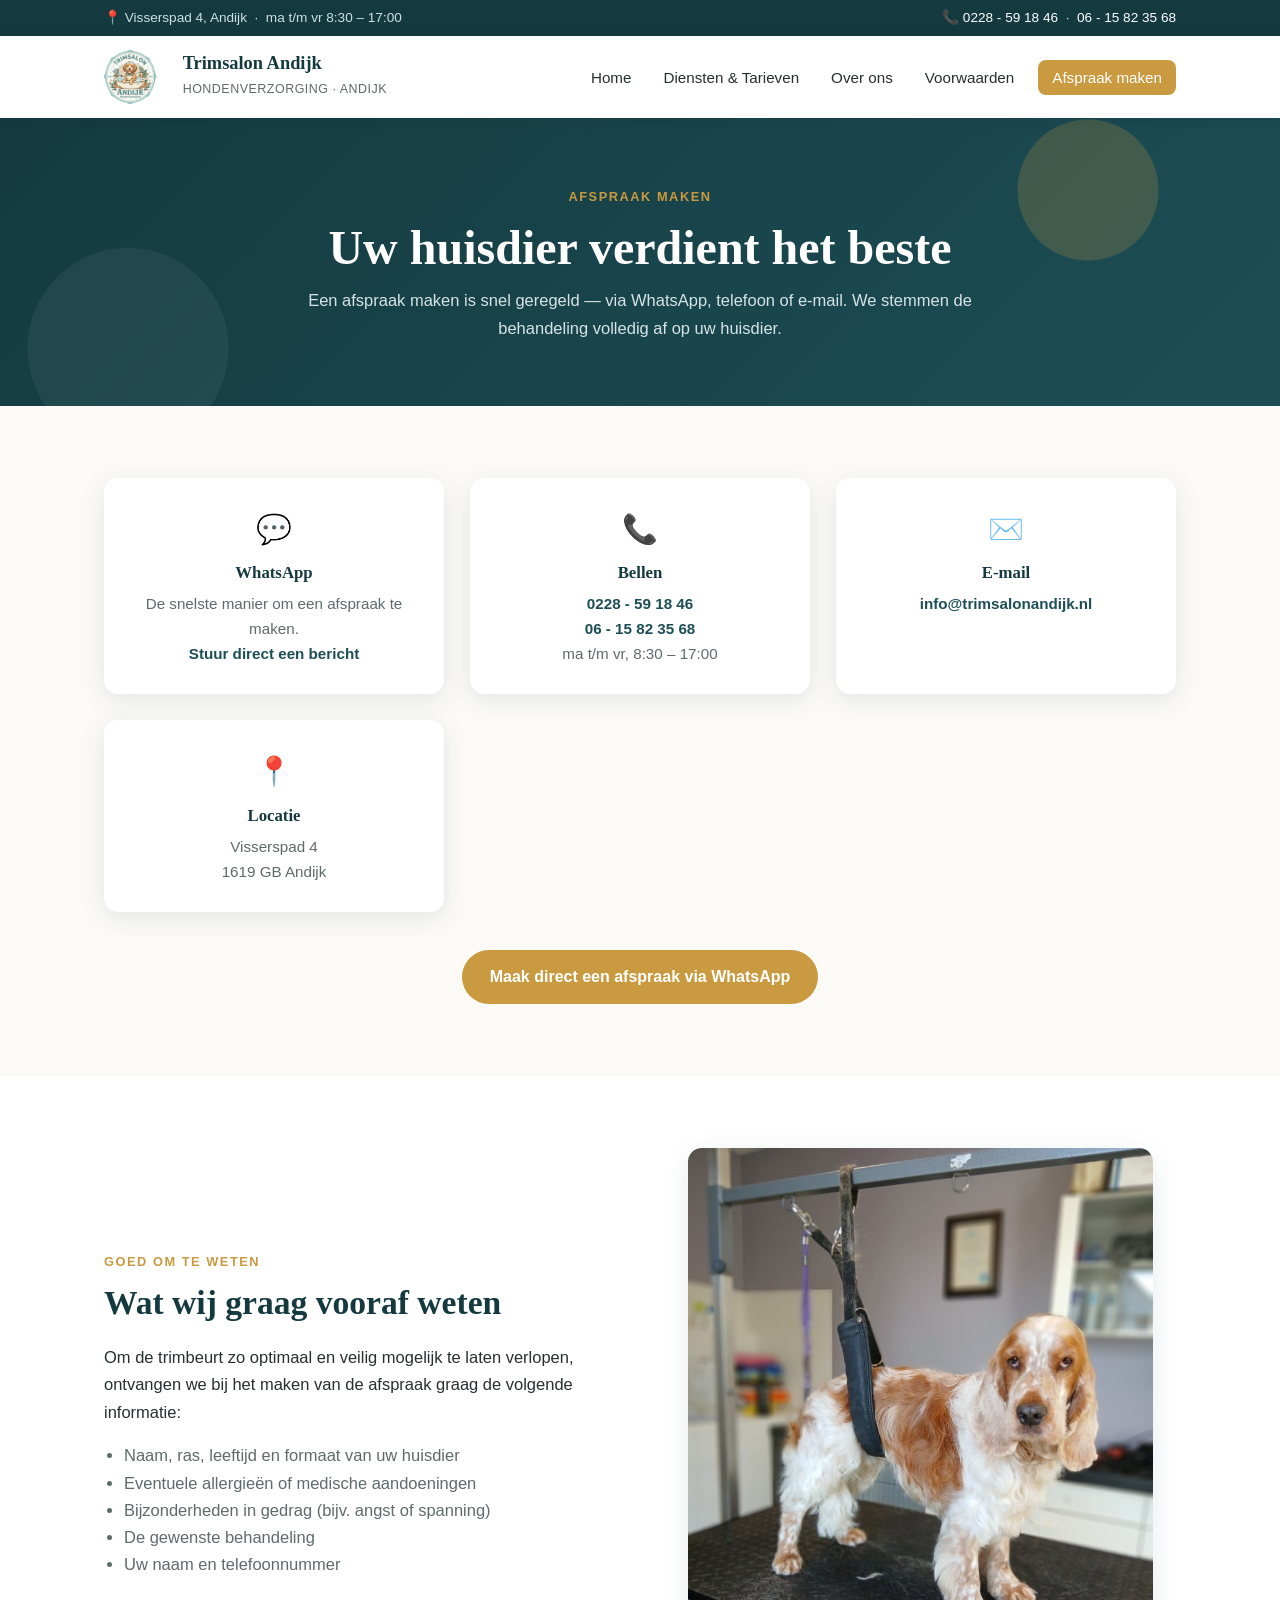
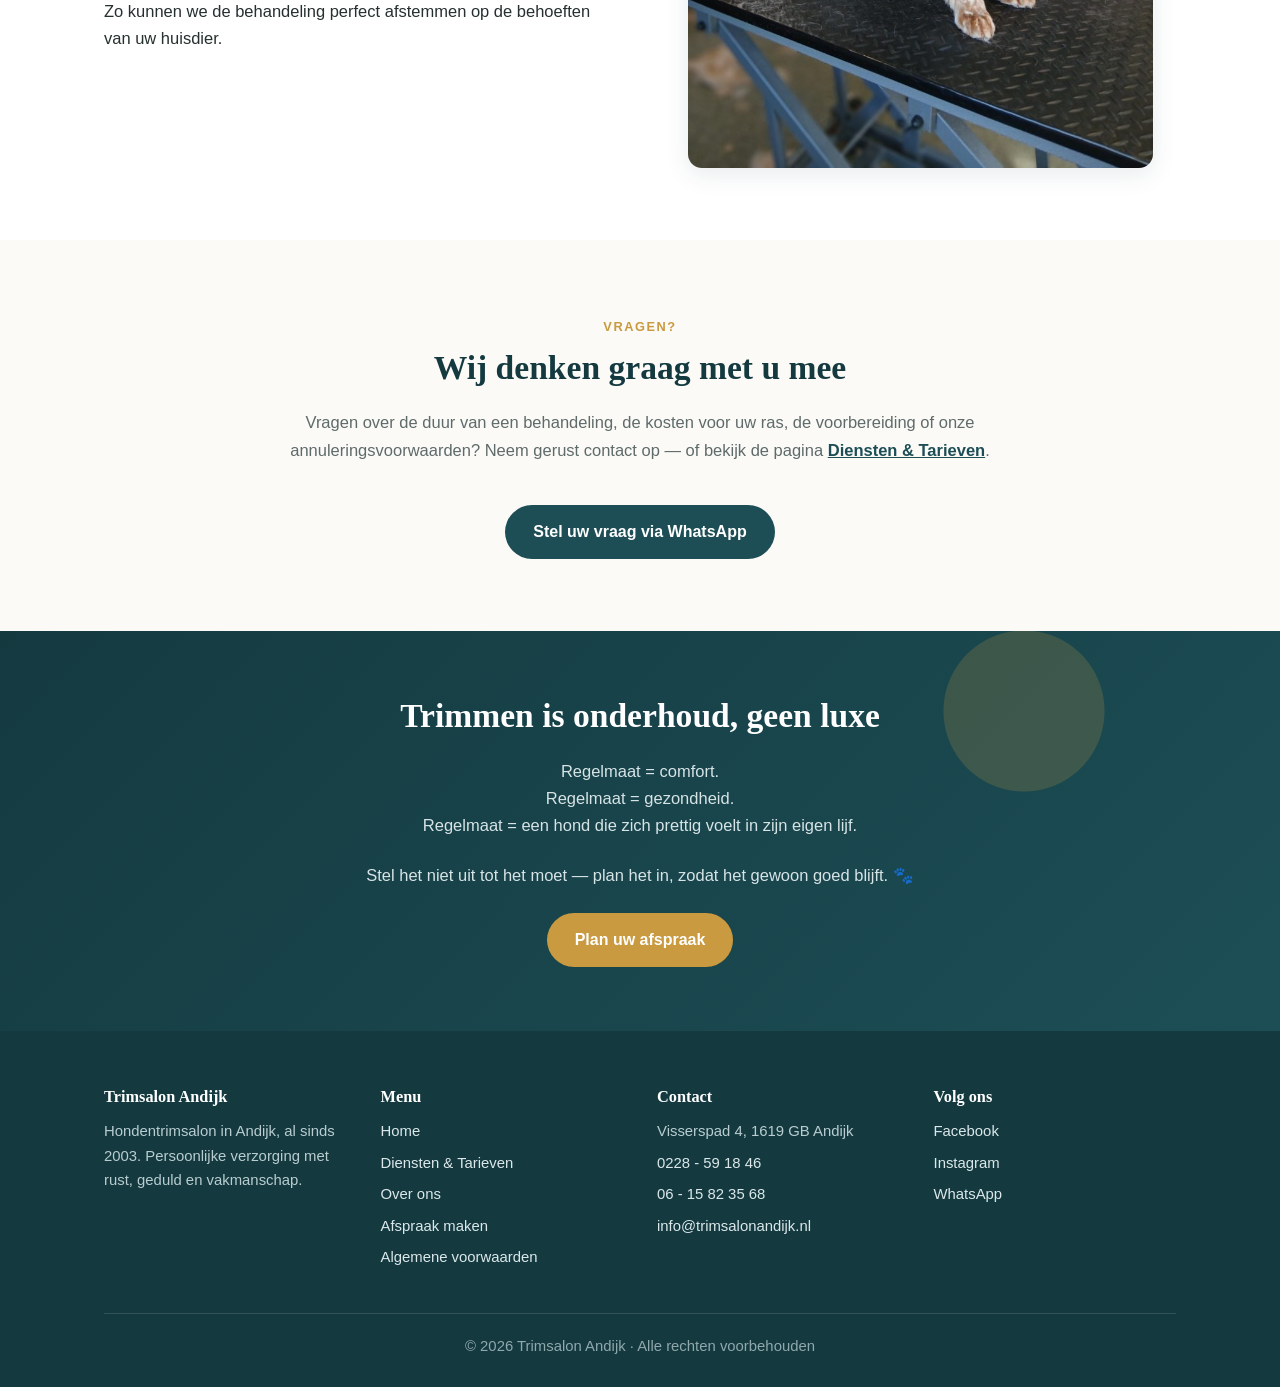
<file: afspraak-maken.html>
<!DOCTYPE html>
<html lang="nl">
<head>
<meta charset="UTF-8">
<meta name="viewport" content="width=device-width, initial-scale=1.0">
<title>Afspraak maken | Trimsalon Andijk</title>
<meta name="description" content="Maak eenvoudig een afspraak bij Trimsalon Andijk via WhatsApp, telefoon of e-mail. Hondentrimsalon in Andijk sinds 2003.">
<link rel="stylesheet" href="style.css">
<link rel="icon" href="favicon.ico" sizes="any">
<link rel="icon" type="image/png" href="favicon.png?v=2">
</head>
<body>

<div class="topbar">
  <div class="container">
    <span>📍 Visserspad 4, Andijk &nbsp;·&nbsp; ma t/m vr 8:30 – 17:00</span>
    <span>📞 <a href="tel:0228591846">0228 - 59 18 46</a> &nbsp;·&nbsp; <a href="tel:0615823568">06 - 15 82 35 68</a></span>
  </div>
</div>

<header class="site">
  <div class="container">
    <a class="brand" href="index.html">
      <img class="logo" src="logo.png" alt="Trimsalon Andijk logo">
      <span>
        <strong>Trimsalon Andijk</strong>
        <span class="sub">Hondenverzorging · Andijk</span>
      </span>
    </a>
    <nav class="main">
      <ul>
        <li><a href="index.html">Home</a></li>
        <li><a href="diensten-tarieven.html">Diensten &amp; Tarieven</a></li>
        <li><a href="over-ons.html">Over ons</a></li>
        <li><a href="algemene-voorwaarden.html">Voorwaarden</a></li>
        <li><a href="afspraak-maken.html" class="cta active">Afspraak maken</a></li>
      </ul>
    </nav>
  </div>
</header>

<section class="hero-page">
  <span class="kicker">Afspraak maken</span>
  <h1>Uw huisdier verdient het beste</h1>
  <p>Een afspraak maken is snel geregeld — via WhatsApp, telefoon of e-mail. We stemmen de behandeling volledig af op uw huisdier.</p>
</section>

<section class="block">
  <div class="container">
    <div class="contact-grid">
      <div class="contact-card">
        <div class="icon">💬</div>
        <h3>WhatsApp</h3>
        <p>De snelste manier om een afspraak te maken.<br><a href="https://wa.me/31615823568">Stuur direct een bericht</a></p>
      </div>
      <div class="contact-card">
        <div class="icon">📞</div>
        <h3>Bellen</h3>
        <p><a href="tel:0228591846">0228 - 59 18 46</a><br><a href="tel:0615823568">06 - 15 82 35 68</a><br>ma t/m vr, 8:30 – 17:00</p>
      </div>
      <div class="contact-card">
        <div class="icon">✉️</div>
        <h3>E-mail</h3>
        <p><a href="mailto:info@trimsalonandijk.nl">info@trimsalonandijk.nl</a></p>
      </div>
      <div class="contact-card">
        <div class="icon">📍</div>
        <h3>Locatie</h3>
        <p>Visserspad 4<br>1619 GB Andijk</p>
      </div>
    </div>
    <div class="center" style="margin-top:38px">
      <a class="btn btn-gold" href="https://wa.me/31615823568">Maak direct een afspraak via WhatsApp</a>
    </div>
  </div>
</section>

<section class="block alt">
  <div class="container split">
    <div>
      <span class="kicker">Goed om te weten</span>
      <h2>Wat wij graag vooraf weten</h2>
      <p>Om de trimbeurt zo optimaal en veilig mogelijk te laten verlopen, ontvangen we bij het maken van de afspraak graag de volgende informatie:</p>
      <ul style="margin: 0 0 1.2em 20px; color: var(--muted)">
        <li>Naam, ras, leeftijd en formaat van uw huisdier</li>
        <li>Eventuele allergieën of medische aandoeningen</li>
        <li>Bijzonderheden in gedrag (bijv. angst of spanning)</li>
        <li>De gewenste behandeling</li>
        <li>Uw naam en telefoonnummer</li>
      </ul>
      <p>Zo kunnen we de behandeling perfect afstemmen op de behoeften van uw huisdier.</p>
    </div>
    <img src="cocker.jpg" alt="Vrolijke cocker spaniël na de trimbeurt">
  </div>
</section>

<section class="block">
  <div class="container center">
    <span class="kicker">Vragen?</span>
    <h2>Wij denken graag met u mee</h2>
    <p class="intro">Vragen over de duur van een behandeling, de kosten voor uw ras, de voorbereiding of onze annuleringsvoorwaarden? Neem gerust contact op — of bekijk de pagina <a href="diensten-tarieven.html" style="color:var(--petrol); font-weight:600">Diensten &amp; Tarieven</a>.</p>
    <a class="btn btn-petrol" href="https://wa.me/31615823568">Stel uw vraag via WhatsApp</a>
  </div>
</section>

<section class="band">
  <h2>Trimmen is onderhoud, geen luxe</h2>
  <p>
    Regelmaat = comfort.<br>
    Regelmaat = gezondheid.<br>
    Regelmaat = een hond die zich prettig voelt in zijn eigen lijf.
  </p>
  <p>Stel het niet uit tot het moet — plan het in, zodat het gewoon goed blijft. 🐾</p>
  <a class="btn btn-gold" href="https://wa.me/31615823568">Plan uw afspraak</a>
</section>

<footer class="site">
  <div class="container">
    <div class="foot-grid">
      <div>
        <h4>Trimsalon Andijk</h4>
        <p>Hondentrimsalon in Andijk, al sinds 2003. Persoonlijke verzorging met rust, geduld en vakmanschap.</p>
      </div>
      <div>
        <h4>Menu</h4>
        <ul>
          <li><a href="index.html">Home</a></li>
          <li><a href="diensten-tarieven.html">Diensten &amp; Tarieven</a></li>
          <li><a href="over-ons.html">Over ons</a></li>
          <li><a href="afspraak-maken.html">Afspraak maken</a></li>
          <li><a href="algemene-voorwaarden.html">Algemene voorwaarden</a></li>
        </ul>
      </div>
      <div>
        <h4>Contact</h4>
        <ul>
          <li>Visserspad 4, 1619 GB Andijk</li>
          <li><a href="tel:0228591846">0228 - 59 18 46</a></li>
          <li><a href="tel:0615823568">06 - 15 82 35 68</a></li>
          <li><a href="mailto:info@trimsalonandijk.nl">info@trimsalonandijk.nl</a></li>
        </ul>
      </div>
      <div>
        <h4>Volg ons</h4>
        <ul>
          <li><a href="https://facebook.com/profile.php?id=61559334909714">Facebook</a></li>
          <li><a href="https://instagram.com/leenshonden_en_kattentrimsalon">Instagram</a></li>
          <li><a href="https://wa.me/31615823568">WhatsApp</a></li>
        </ul>
      </div>
    </div>
    <div class="copyright">© 2026 Trimsalon Andijk · Alle rechten voorbehouden</div>
  </div>
</footer>

</body>
</html>
</file>
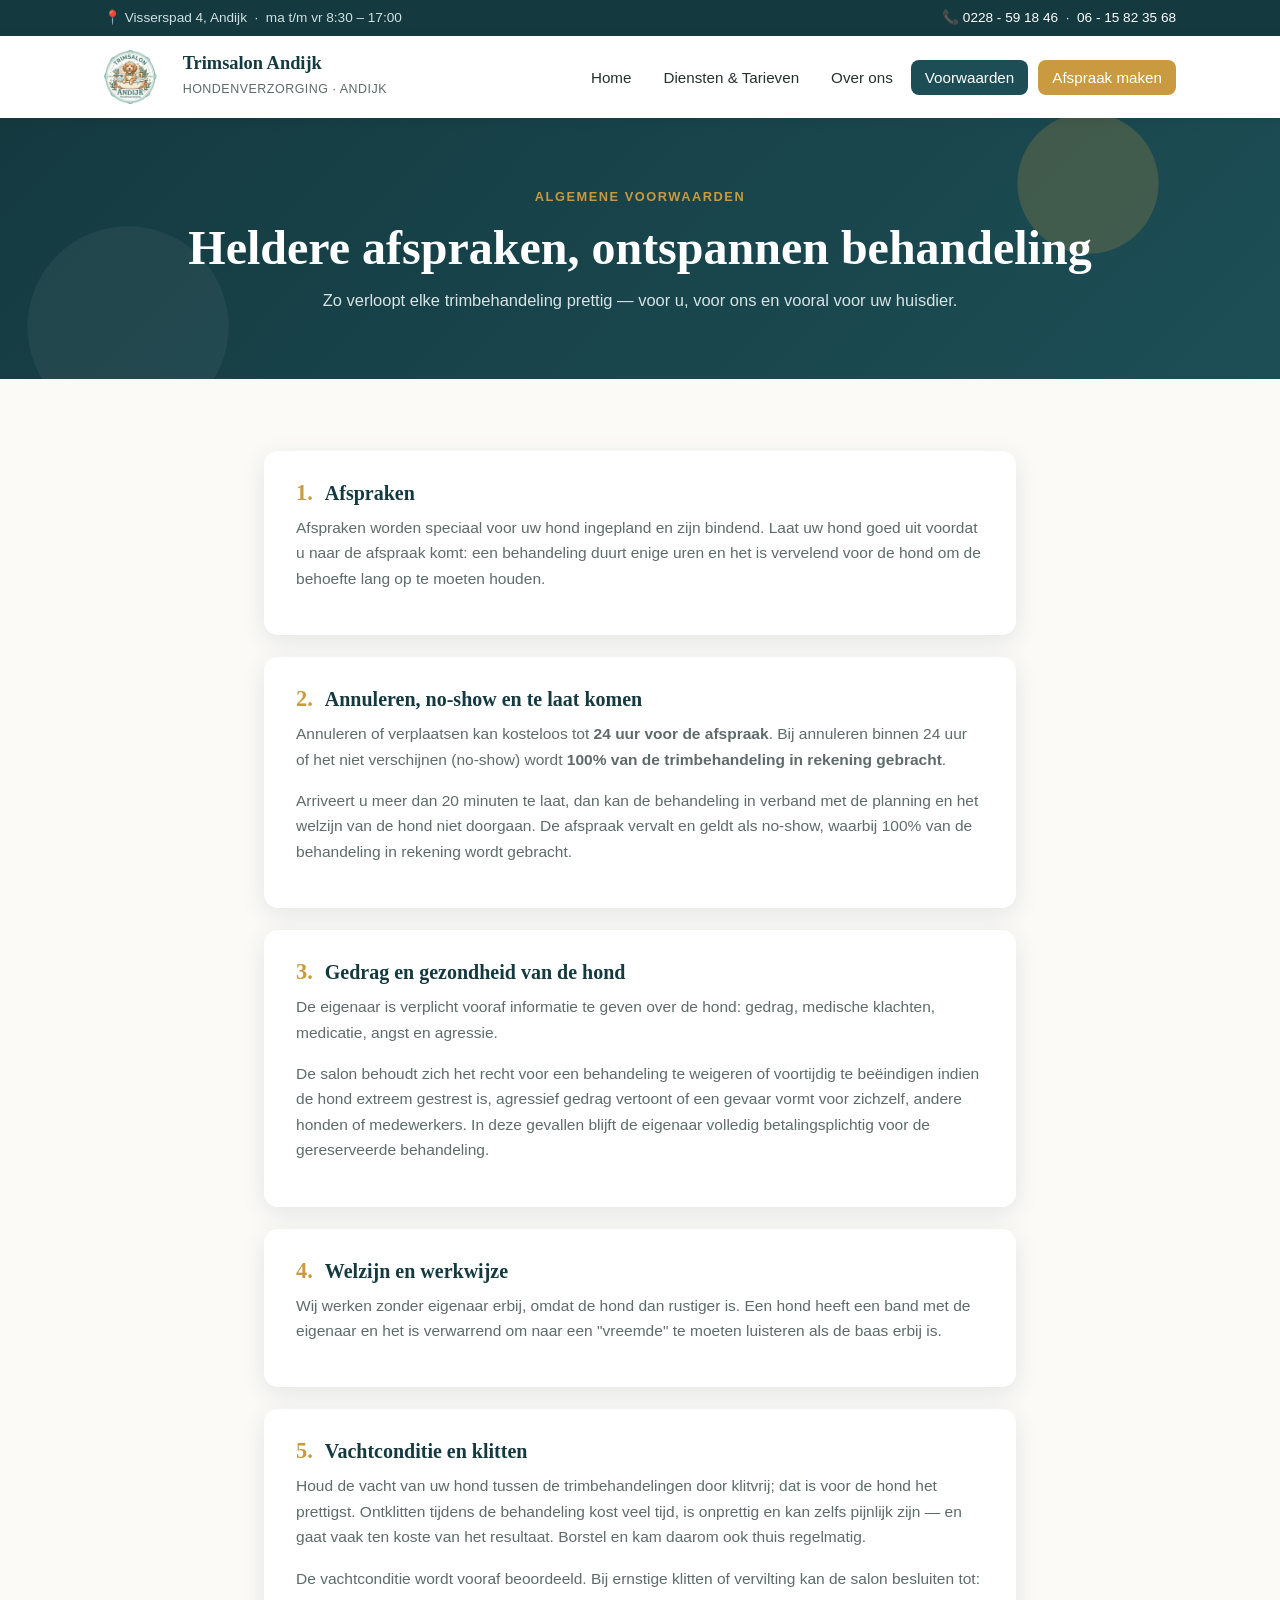
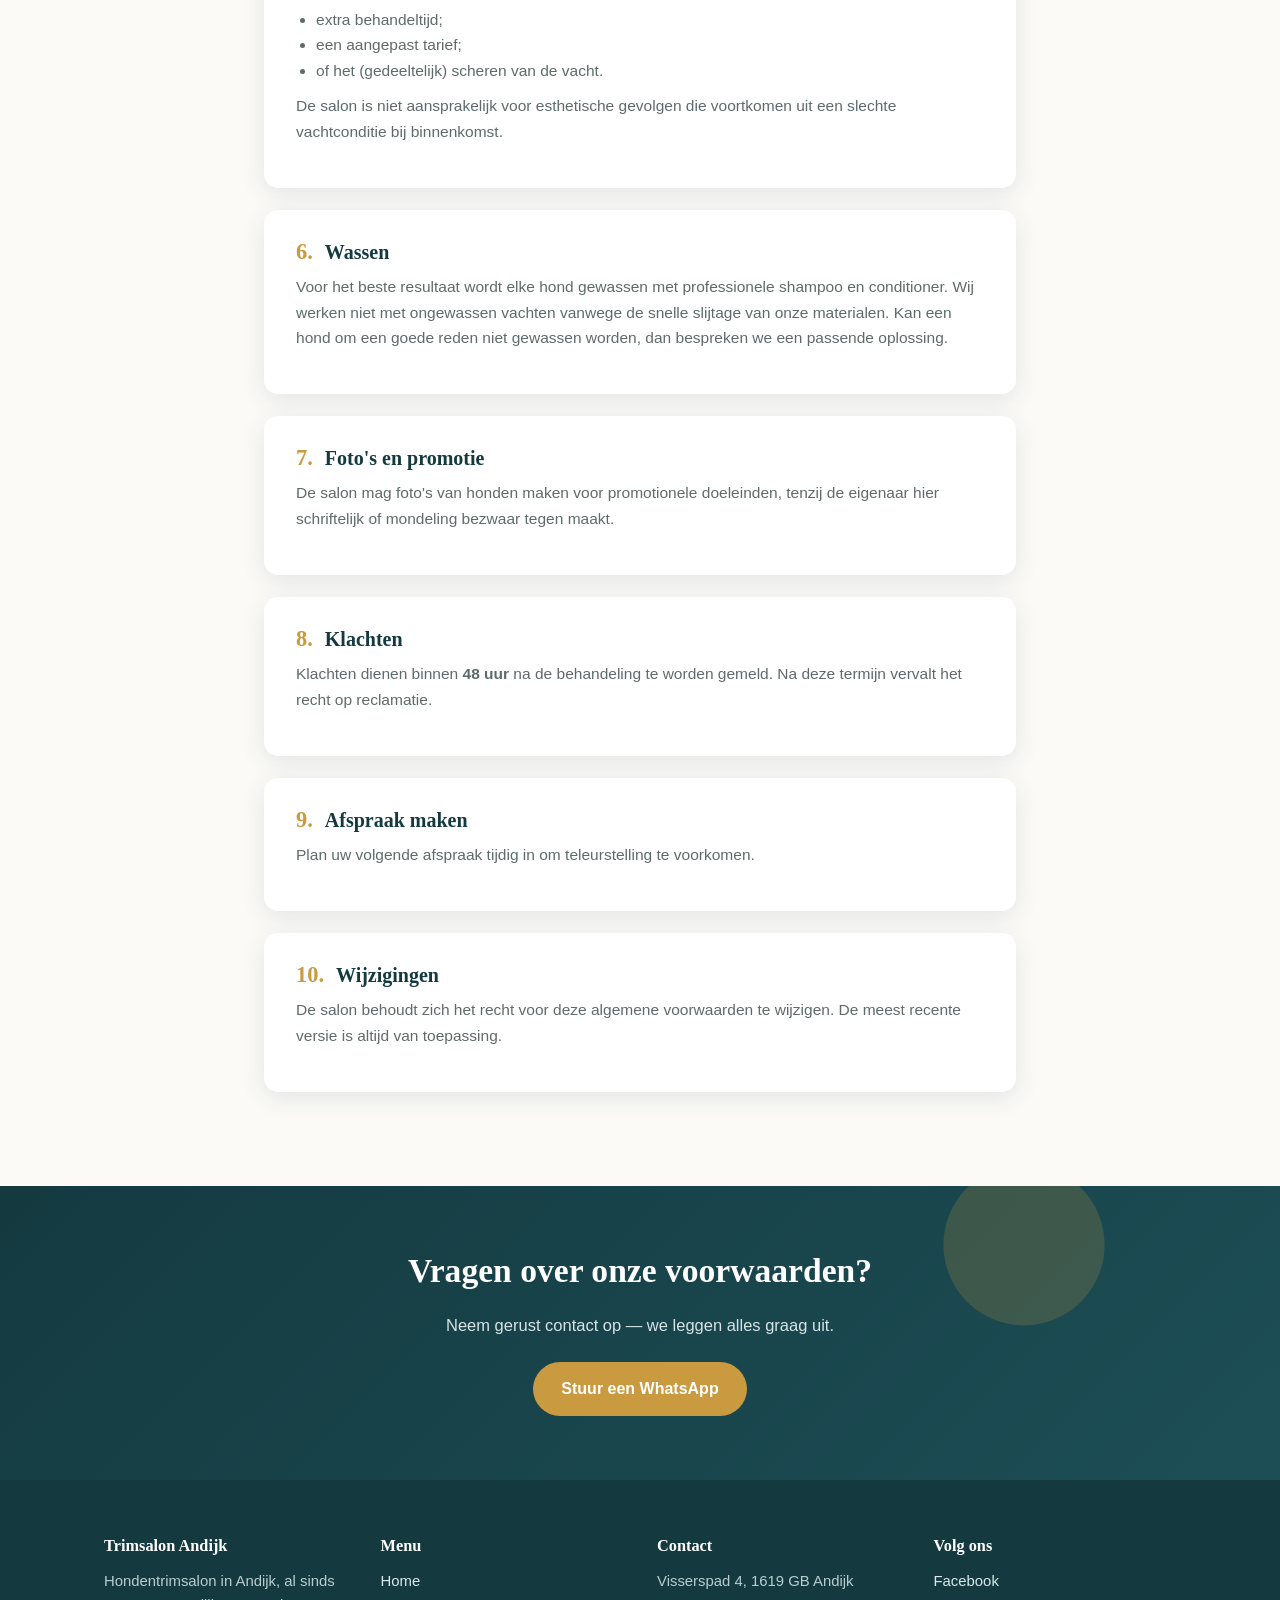
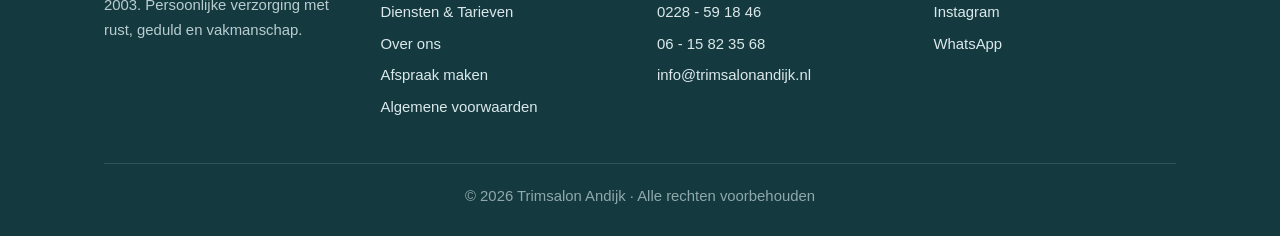
<file: algemene-voorwaarden.html>
<!DOCTYPE html>
<html lang="nl">
<head>
<meta charset="UTF-8">
<meta name="viewport" content="width=device-width, initial-scale=1.0">
<title>Algemene voorwaarden | Trimsalon Andijk</title>
<meta name="description" content="De algemene voorwaarden van Trimsalon Andijk: afspraken, annuleren, vachtconditie en werkwijze.">
<link rel="stylesheet" href="style.css">
<link rel="icon" href="favicon.ico" sizes="any">
<link rel="icon" type="image/png" href="favicon.png?v=2">
</head>
<body>

<div class="topbar">
  <div class="container">
    <span>📍 Visserspad 4, Andijk &nbsp;·&nbsp; ma t/m vr 8:30 – 17:00</span>
    <span>📞 <a href="tel:0228591846">0228 - 59 18 46</a> &nbsp;·&nbsp; <a href="tel:0615823568">06 - 15 82 35 68</a></span>
  </div>
</div>

<header class="site">
  <div class="container">
    <a class="brand" href="index.html">
      <img class="logo" src="logo.png" alt="Trimsalon Andijk logo">
      <span>
        <strong>Trimsalon Andijk</strong>
        <span class="sub">Hondenverzorging · Andijk</span>
      </span>
    </a>
    <nav class="main">
      <ul>
        <li><a href="index.html">Home</a></li>
        <li><a href="diensten-tarieven.html">Diensten &amp; Tarieven</a></li>
        <li><a href="over-ons.html">Over ons</a></li>
        <li><a href="algemene-voorwaarden.html" class="active">Voorwaarden</a></li>
        <li><a href="afspraak-maken.html" class="cta">Afspraak maken</a></li>
      </ul>
    </nav>
  </div>
</header>

<section class="hero-page">
  <span class="kicker">Algemene voorwaarden</span>
  <h1>Heldere afspraken, ontspannen behandeling</h1>
  <p>Zo verloopt elke trimbehandeling prettig — voor u, voor ons en vooral voor uw huisdier.</p>
</section>

<section class="block">
  <div class="container terms">

    <article>
      <h3><span class="nr">1.</span> Afspraken</h3>
      <p>Afspraken worden speciaal voor uw hond ingepland en zijn bindend. Laat uw hond goed uit voordat u naar de afspraak komt: een behandeling duurt enige uren en het is vervelend voor de hond om de behoefte lang op te moeten houden.</p>
    </article>

    <article>
      <h3><span class="nr">2.</span> Annuleren, no-show en te laat komen</h3>
      <p>Annuleren of verplaatsen kan kosteloos tot <strong>24 uur voor de afspraak</strong>. Bij annuleren binnen 24 uur of het niet verschijnen (no-show) wordt <strong>100% van de trimbehandeling in rekening gebracht</strong>.</p>
      <p>Arriveert u meer dan 20 minuten te laat, dan kan de behandeling in verband met de planning en het welzijn van de hond niet doorgaan. De afspraak vervalt en geldt als no-show, waarbij 100% van de behandeling in rekening wordt gebracht.</p>
    </article>

    <article>
      <h3><span class="nr">3.</span> Gedrag en gezondheid van de hond</h3>
      <p>De eigenaar is verplicht vooraf informatie te geven over de hond: gedrag, medische klachten, medicatie, angst en agressie.</p>
      <p>De salon behoudt zich het recht voor een behandeling te weigeren of voortijdig te beëindigen indien de hond extreem gestrest is, agressief gedrag vertoont of een gevaar vormt voor zichzelf, andere honden of medewerkers. In deze gevallen blijft de eigenaar volledig betalingsplichtig voor de gereserveerde behandeling.</p>
    </article>

    <article>
      <h3><span class="nr">4.</span> Welzijn en werkwijze</h3>
      <p>Wij werken zonder eigenaar erbij, omdat de hond dan rustiger is. Een hond heeft een band met de eigenaar en het is verwarrend om naar een "vreemde" te moeten luisteren als de baas erbij is.</p>
    </article>

    <article>
      <h3><span class="nr">5.</span> Vachtconditie en klitten</h3>
      <p>Houd de vacht van uw hond tussen de trimbehandelingen door klitvrij; dat is voor de hond het prettigst. Ontklitten tijdens de behandeling kost veel tijd, is onprettig en kan zelfs pijnlijk zijn — en gaat vaak ten koste van het resultaat. Borstel en kam daarom ook thuis regelmatig.</p>
      <p>De vachtconditie wordt vooraf beoordeeld. Bij ernstige klitten of vervilting kan de salon besluiten tot:</p>
      <ul>
        <li>extra behandeltijd;</li>
        <li>een aangepast tarief;</li>
        <li>of het (gedeeltelijk) scheren van de vacht.</li>
      </ul>
      <p style="margin-top:10px">De salon is niet aansprakelijk voor esthetische gevolgen die voortkomen uit een slechte vachtconditie bij binnenkomst.</p>
    </article>

    <article>
      <h3><span class="nr">6.</span> Wassen</h3>
      <p>Voor het beste resultaat wordt elke hond gewassen met professionele shampoo en conditioner. Wij werken niet met ongewassen vachten vanwege de snelle slijtage van onze materialen. Kan een hond om een goede reden niet gewassen worden, dan bespreken we een passende oplossing.</p>
    </article>

    <article>
      <h3><span class="nr">7.</span> Foto's en promotie</h3>
      <p>De salon mag foto's van honden maken voor promotionele doeleinden, tenzij de eigenaar hier schriftelijk of mondeling bezwaar tegen maakt.</p>
    </article>

    <article>
      <h3><span class="nr">8.</span> Klachten</h3>
      <p>Klachten dienen binnen <strong>48 uur</strong> na de behandeling te worden gemeld. Na deze termijn vervalt het recht op reclamatie.</p>
    </article>

    <article>
      <h3><span class="nr">9.</span> Afspraak maken</h3>
      <p>Plan uw volgende afspraak tijdig in om teleurstelling te voorkomen.</p>
    </article>

    <article>
      <h3><span class="nr">10.</span> Wijzigingen</h3>
      <p>De salon behoudt zich het recht voor deze algemene voorwaarden te wijzigen. De meest recente versie is altijd van toepassing.</p>
    </article>

  </div>
</section>

<section class="band">
  <h2>Vragen over onze voorwaarden?</h2>
  <p>Neem gerust contact op — we leggen alles graag uit.</p>
  <a class="btn btn-gold" href="https://wa.me/31615823568">Stuur een WhatsApp</a>
</section>

<footer class="site">
  <div class="container">
    <div class="foot-grid">
      <div>
        <h4>Trimsalon Andijk</h4>
        <p>Hondentrimsalon in Andijk, al sinds 2003. Persoonlijke verzorging met rust, geduld en vakmanschap.</p>
      </div>
      <div>
        <h4>Menu</h4>
        <ul>
          <li><a href="index.html">Home</a></li>
          <li><a href="diensten-tarieven.html">Diensten &amp; Tarieven</a></li>
          <li><a href="over-ons.html">Over ons</a></li>
          <li><a href="afspraak-maken.html">Afspraak maken</a></li>
          <li><a href="algemene-voorwaarden.html">Algemene voorwaarden</a></li>
        </ul>
      </div>
      <div>
        <h4>Contact</h4>
        <ul>
          <li>Visserspad 4, 1619 GB Andijk</li>
          <li><a href="tel:0228591846">0228 - 59 18 46</a></li>
          <li><a href="tel:0615823568">06 - 15 82 35 68</a></li>
          <li><a href="mailto:info@trimsalonandijk.nl">info@trimsalonandijk.nl</a></li>
        </ul>
      </div>
      <div>
        <h4>Volg ons</h4>
        <ul>
          <li><a href="https://facebook.com/profile.php?id=61559334909714">Facebook</a></li>
          <li><a href="https://instagram.com/leenshonden_en_kattentrimsalon">Instagram</a></li>
          <li><a href="https://wa.me/31615823568">WhatsApp</a></li>
        </ul>
      </div>
    </div>
    <div class="copyright">© 2026 Trimsalon Andijk · Alle rechten voorbehouden</div>
  </div>
</footer>

</body>
</html>
</file>
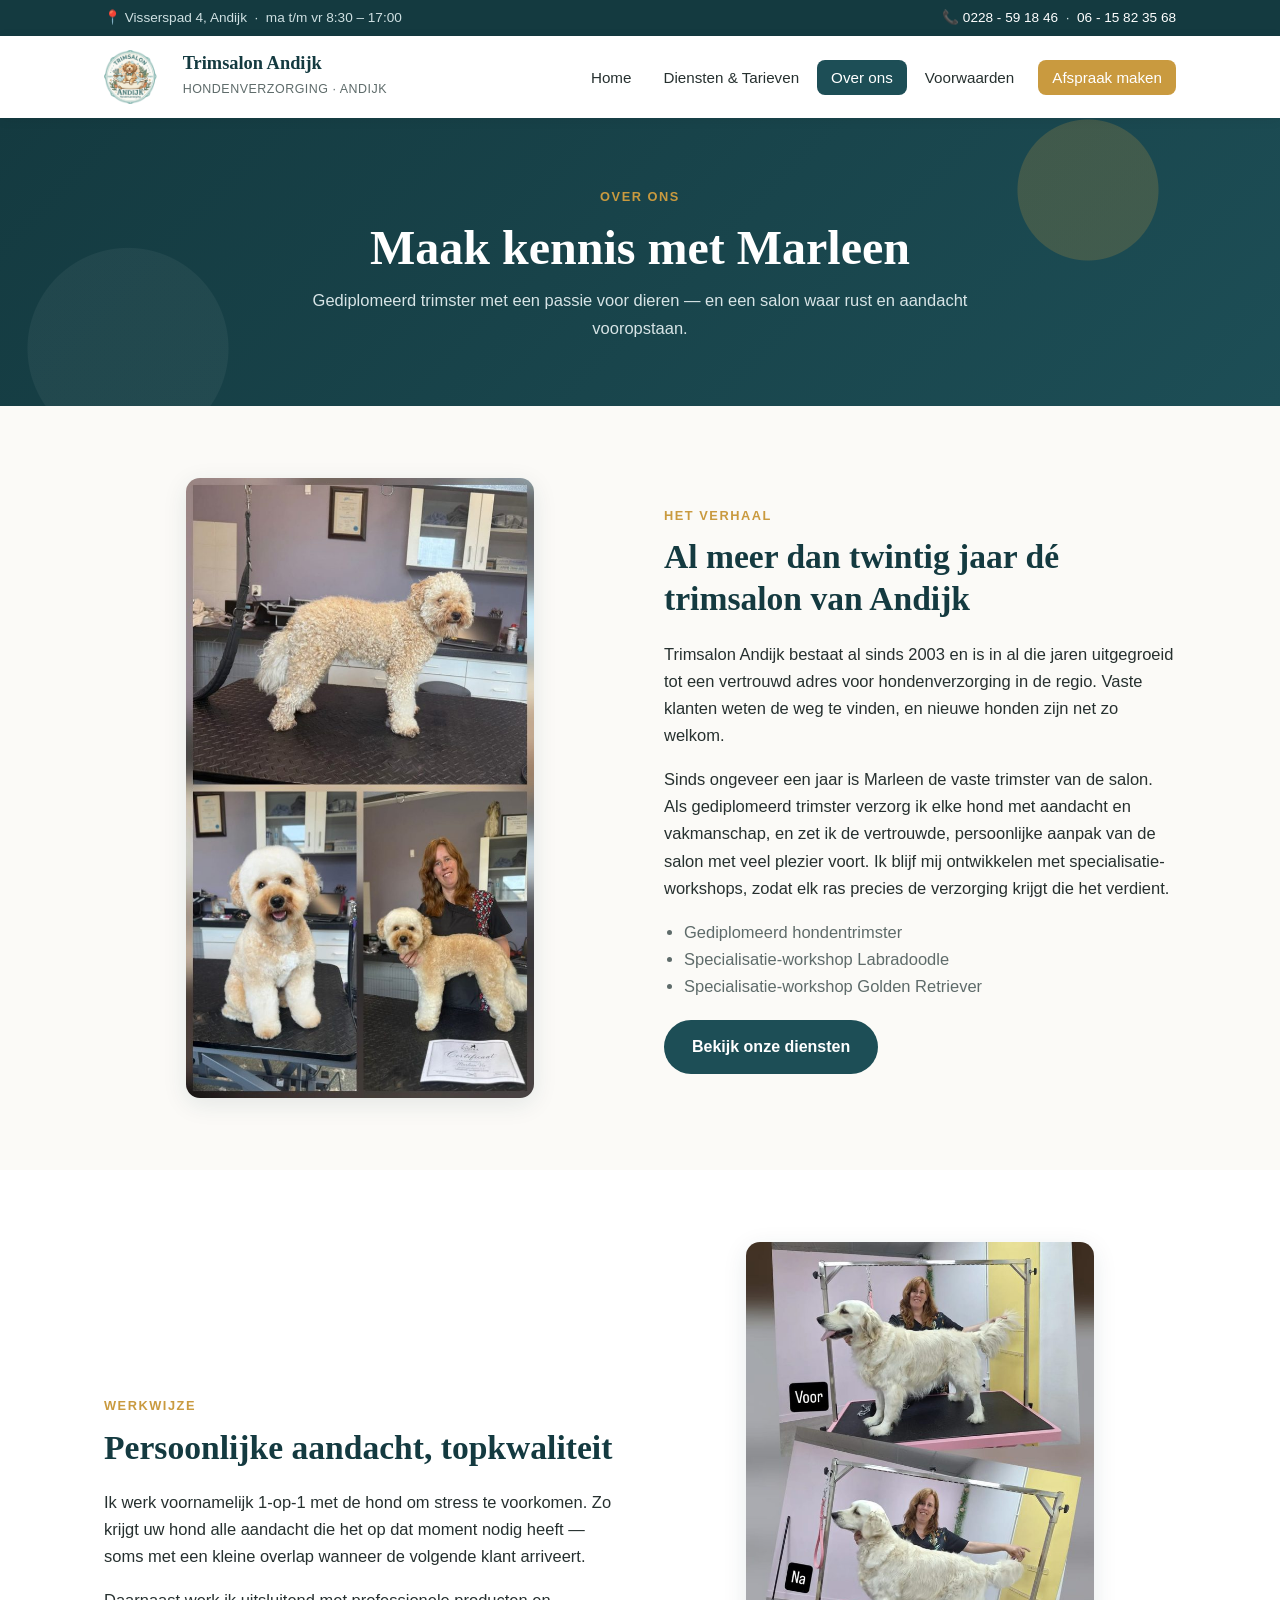
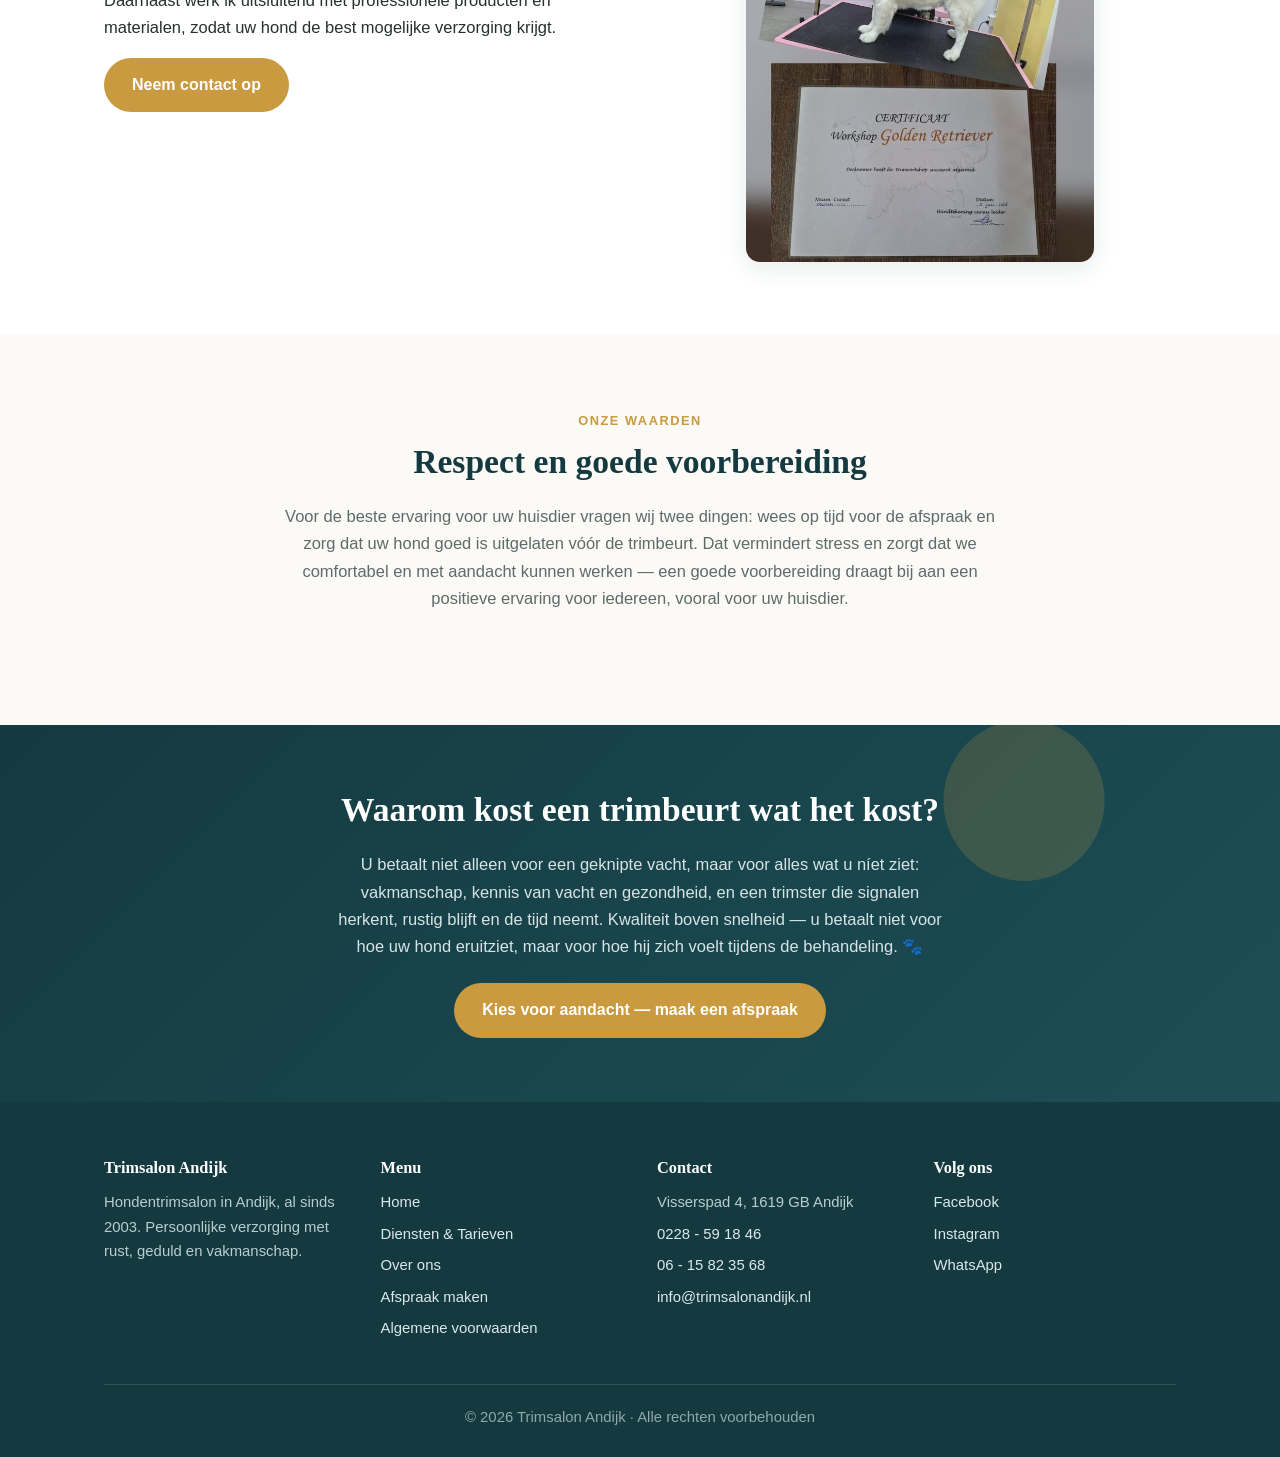
<file: over-ons.html>
<!DOCTYPE html>
<html lang="nl">
<head>
<meta charset="UTF-8">
<meta name="viewport" content="width=device-width, initial-scale=1.0">
<title>Over ons | Trimsalon Andijk</title>
<meta name="description" content="Maak kennis met Marleen, de trimster achter Trimsalon Andijk. Hondenverzorging in Andijk sinds 2003, met persoonlijke 1-op-1 aandacht.">
<link rel="stylesheet" href="style.css">
<link rel="icon" href="favicon.ico" sizes="any">
<link rel="icon" type="image/png" href="favicon.png?v=2">
</head>
<body>

<div class="topbar">
  <div class="container">
    <span>📍 Visserspad 4, Andijk &nbsp;·&nbsp; ma t/m vr 8:30 – 17:00</span>
    <span>📞 <a href="tel:0228591846">0228 - 59 18 46</a> &nbsp;·&nbsp; <a href="tel:0615823568">06 - 15 82 35 68</a></span>
  </div>
</div>

<header class="site">
  <div class="container">
    <a class="brand" href="index.html">
      <img class="logo" src="logo.png" alt="Trimsalon Andijk logo">
      <span>
        <strong>Trimsalon Andijk</strong>
        <span class="sub">Hondenverzorging · Andijk</span>
      </span>
    </a>
    <nav class="main">
      <ul>
        <li><a href="index.html">Home</a></li>
        <li><a href="diensten-tarieven.html">Diensten &amp; Tarieven</a></li>
        <li><a href="over-ons.html" class="active">Over ons</a></li>
        <li><a href="algemene-voorwaarden.html">Voorwaarden</a></li>
        <li><a href="afspraak-maken.html" class="cta">Afspraak maken</a></li>
      </ul>
    </nav>
  </div>
</header>

<section class="hero-page">
  <span class="kicker">Over ons</span>
  <h1>Maak kennis met Marleen</h1>
  <p>Gediplomeerd trimster met een passie voor dieren — en een salon waar rust en aandacht vooropstaan.</p>
</section>

<section class="block">
  <div class="container split">
    <img src="doodle-marleen.jpg" alt="Marleen met een net getrimde hond in de salon">
    <div>
      <span class="kicker">Het verhaal</span>
      <h2>Al meer dan twintig jaar dé trimsalon van Andijk</h2>
      <p>Trimsalon Andijk bestaat al sinds 2003 en is in al die jaren uitgegroeid tot een vertrouwd adres voor hondenverzorging in de regio. Vaste klanten weten de weg te vinden, en nieuwe honden zijn net zo welkom.</p>
      <p>Sinds ongeveer een jaar is Marleen de vaste trimster van de salon. Als gediplomeerd trimster verzorg ik elke hond met aandacht en vakmanschap, en zet ik de vertrouwde, persoonlijke aanpak van de salon met veel plezier voort. Ik blijf mij ontwikkelen met specialisatie-workshops, zodat elk ras precies de verzorging krijgt die het verdient.</p>
      <ul style="margin: 0 0 1.2em 20px; color: var(--muted)">
        <li>Gediplomeerd hondentrimster</li>
        <li>Specialisatie-workshop Labradoodle</li>
        <li>Specialisatie-workshop Golden Retriever</li>
      </ul>
      <a class="btn btn-petrol" href="diensten-tarieven.html">Bekijk onze diensten</a>
    </div>
  </div>
</section>

<section class="block alt">
  <div class="container split">
    <div>
      <span class="kicker">Werkwijze</span>
      <h2>Persoonlijke aandacht, topkwaliteit</h2>
      <p>Ik werk voornamelijk 1-op-1 met de hond om stress te voorkomen. Zo krijgt uw hond alle aandacht die het op dat moment nodig heeft — soms met een kleine overlap wanneer de volgende klant arriveert.</p>
      <p>Daarnaast werk ik uitsluitend met professionele producten en materialen, zodat uw hond de best mogelijke verzorging krijgt.</p>
      <a class="btn btn-gold" href="https://wa.me/31615823568">Neem contact op</a>
    </div>
    <img src="golden-voor-na.jpg" alt="Golden retriever voor en na de trimbeurt, met workshopcertificaat">
  </div>
</section>

<section class="block">
  <div class="container center">
    <span class="kicker">Onze waarden</span>
    <h2>Respect en goede voorbereiding</h2>
    <p class="intro">Voor de beste ervaring voor uw huisdier vragen wij twee dingen: wees op tijd voor de afspraak en zorg dat uw hond goed is uitgelaten vóór de trimbeurt. Dat vermindert stress en zorgt dat we comfortabel en met aandacht kunnen werken — een goede voorbereiding draagt bij aan een positieve ervaring voor iedereen, vooral voor uw huisdier.</p>
  </div>
</section>

<section class="band">
  <h2>Waarom kost een trimbeurt wat het kost?</h2>
  <p>U betaalt niet alleen voor een geknipte vacht, maar voor alles wat u níet ziet: vakmanschap, kennis van vacht en gezondheid, en een trimster die signalen herkent, rustig blijft en de tijd neemt. Kwaliteit boven snelheid — u betaalt niet voor hoe uw hond eruitziet, maar voor hoe hij zich voelt tijdens de behandeling. 🐾</p>
  <a class="btn btn-gold" href="afspraak-maken.html">Kies voor aandacht — maak een afspraak</a>
</section>

<footer class="site">
  <div class="container">
    <div class="foot-grid">
      <div>
        <h4>Trimsalon Andijk</h4>
        <p>Hondentrimsalon in Andijk, al sinds 2003. Persoonlijke verzorging met rust, geduld en vakmanschap.</p>
      </div>
      <div>
        <h4>Menu</h4>
        <ul>
          <li><a href="index.html">Home</a></li>
          <li><a href="diensten-tarieven.html">Diensten &amp; Tarieven</a></li>
          <li><a href="over-ons.html">Over ons</a></li>
          <li><a href="afspraak-maken.html">Afspraak maken</a></li>
          <li><a href="algemene-voorwaarden.html">Algemene voorwaarden</a></li>
        </ul>
      </div>
      <div>
        <h4>Contact</h4>
        <ul>
          <li>Visserspad 4, 1619 GB Andijk</li>
          <li><a href="tel:0228591846">0228 - 59 18 46</a></li>
          <li><a href="tel:0615823568">06 - 15 82 35 68</a></li>
          <li><a href="mailto:info@trimsalonandijk.nl">info@trimsalonandijk.nl</a></li>
        </ul>
      </div>
      <div>
        <h4>Volg ons</h4>
        <ul>
          <li><a href="https://facebook.com/profile.php?id=61559334909714">Facebook</a></li>
          <li><a href="https://instagram.com/leenshonden_en_kattentrimsalon">Instagram</a></li>
          <li><a href="https://wa.me/31615823568">WhatsApp</a></li>
        </ul>
      </div>
    </div>
    <div class="copyright">© 2026 Trimsalon Andijk · Alle rechten voorbehouden</div>
  </div>
</footer>

</body>
</html>
</file>
<file: style.css>
/* ===== Trimsalon Andijk ===== */
:root {
  --petrol: #1d4e56;
  --petrol-dark: #143a40;
  --petrol-light: #eaf2f3;
  --gold: #c99a3f;
  --gold-light: #f6ecd9;
  --ink: #26302f;
  --muted: #5e6b6a;
  --bg: #fbfaf7;
  --white: #ffffff;
  --radius: 14px;
  --shadow: 0 6px 24px rgba(20, 58, 64, 0.10);
}

* { margin: 0; padding: 0; box-sizing: border-box; }

html { scroll-behavior: smooth; }

body {
  font-family: 'Segoe UI', 'Helvetica Neue', Arial, sans-serif;
  color: var(--ink);
  background: var(--bg);
  line-height: 1.65;
  font-size: 16.5px;
}

h1, h2, h3, h4 { font-family: Georgia, 'Times New Roman', serif; color: var(--petrol-dark); line-height: 1.25; }
h1 { font-size: clamp(1.9rem, 4.5vw, 3rem); }
h2 { font-size: clamp(1.5rem, 3vw, 2.1rem); margin-bottom: .6em; }
h3 { font-size: 1.25rem; margin-bottom: .4em; }
p { margin-bottom: 1em; }

img { max-width: 100%; display: block; }

.container { max-width: 1120px; margin: 0 auto; padding: 0 24px; }

/* ===== Topbar ===== */
.topbar {
  background: var(--petrol-dark);
  color: #cfe0e2;
  font-size: .85rem;
  padding: 7px 0;
}
.topbar .container { display: flex; justify-content: space-between; flex-wrap: wrap; gap: 6px; }
.topbar a { color: #fff; text-decoration: none; }

/* ===== Header / nav ===== */
header.site {
  background: var(--white);
  position: sticky;
  top: 0;
  z-index: 50;
  box-shadow: 0 2px 12px rgba(0,0,0,.06);
}
header.site .container {
  display: flex;
  align-items: center;
  justify-content: space-between;
  padding-top: 14px;
  padding-bottom: 14px;
  flex-wrap: wrap;
  gap: 10px;
}
.brand { display: flex; align-items: center; gap: 12px; text-decoration: none; }
.brand .paw {
  width: 42px; height: 42px; border-radius: 50%;
  background: var(--petrol);
  color: #fff; display: flex; align-items: center; justify-content: center;
  font-size: 1.3rem;
}
.brand strong { font-family: Georgia, serif; color: var(--petrol-dark); font-size: 1.15rem; display: block; line-height: 1.15; }
.brand span.sub { font-size: .78rem; color: var(--muted); letter-spacing: .04em; text-transform: uppercase; }
.brand .logo { height: 54px; width: auto; display: block; }

/* Hero logo */
.hero-logo { width: 160px; height: auto; margin: 0 auto 20px; display: block; filter: drop-shadow(0 6px 18px rgba(0,0,0,.25)); }

/* Galerij */
.gallery { display: grid; gap: 22px; grid-template-columns: repeat(auto-fit, minmax(260px, 1fr)); }
.gallery figure { margin: 0; background: var(--white); border-radius: var(--radius); box-shadow: var(--shadow); overflow: hidden; }
.gallery img { width: 100%; height: 320px; object-fit: cover; display: block; }
.gallery figcaption { padding: 12px 16px; color: var(--muted); font-size: .9rem; text-align: center; }

nav.main ul { list-style: none; display: flex; gap: 4px; flex-wrap: wrap; }
nav.main a {
  text-decoration: none; color: var(--ink);
  padding: 9px 14px; border-radius: 8px; font-weight: 500; font-size: .95rem;
}
nav.main a:hover { background: var(--petrol-light); color: var(--petrol-dark); }
nav.main a.active { background: var(--petrol); color: #fff; }
nav.main a.cta { background: var(--gold); color: #fff; margin-left: 6px; }
nav.main a.cta:hover { background: #b3872f; color: #fff; }

/* ===== Hero (decoratief, zonder foto) ===== */
.hero {
  color: #fff;
  text-align: center;
  padding: 110px 24px 90px;
  background:
    radial-gradient(circle at 12% 18%, rgba(255,255,255,.06) 0 120px, transparent 121px),
    radial-gradient(circle at 88% 28%, rgba(201,154,63,.28) 0 90px, transparent 91px),
    radial-gradient(circle at 72% 88%, rgba(255,255,255,.05) 0 150px, transparent 151px),
    radial-gradient(circle at 25% 85%, rgba(201,154,63,.15) 0 60px, transparent 61px),
    linear-gradient(135deg, #12333a, #1d4e56 55%, #27616c);
}
.hero h1 { color: #fff; margin-bottom: .4em; }
.hero p.lead { font-size: 1.15rem; max-width: 640px; margin: 0 auto 1.6em; color: #eef4f5; }
.hero .paws { font-size: 1.7rem; letter-spacing: 20px; opacity: .8; display: block; margin-top: 38px; }

.hero-page {
  background:
    radial-gradient(circle at 85% 25%, rgba(201,154,63,.22) 0 70px, transparent 71px),
    radial-gradient(circle at 10% 80%, rgba(255,255,255,.05) 0 100px, transparent 101px),
    linear-gradient(135deg, #143a40, #1d4e56);
  color: #fff;
  padding: 64px 24px;
  text-align: center;
}
.hero-page h1 { color: #fff; }
.hero-page p { color: #d7e4e6; max-width: 680px; margin: .6em auto 0; }

/* ===== Buttons ===== */
.btn {
  display: inline-block;
  padding: 14px 28px;
  border-radius: 40px;
  text-decoration: none;
  font-weight: 600;
  font-size: 1rem;
  transition: transform .15s ease, box-shadow .15s ease;
}
.btn:hover { transform: translateY(-2px); box-shadow: var(--shadow); }
.btn-gold { background: var(--gold); color: #fff; }
.btn-outline { border: 2px solid #fff; color: #fff; }
.btn-petrol { background: var(--petrol); color: #fff; }
.btn-row { display: flex; gap: 14px; justify-content: center; flex-wrap: wrap; }

/* ===== Sections ===== */
section.block { padding: 72px 0; }
section.block.alt { background: var(--white); }
.center { text-align: center; }
.kicker {
  display: inline-block;
  color: var(--gold);
  font-weight: 700;
  letter-spacing: .12em;
  text-transform: uppercase;
  font-size: .8rem;
  margin-bottom: 10px;
}
.intro { max-width: 720px; margin: 0 auto 2.5em; color: var(--muted); }

/* ===== Cards ===== */
.grid { display: grid; gap: 26px; }
.grid.cols-3 { grid-template-columns: repeat(auto-fit, minmax(280px, 1fr)); }
.grid.cols-2 { grid-template-columns: repeat(auto-fit, minmax(320px, 1fr)); }

.card {
  background: var(--white);
  border-radius: var(--radius);
  box-shadow: var(--shadow);
  overflow: hidden;
  display: flex;
  flex-direction: column;
}
.card img { width: 100%; height: 230px; object-fit: cover; display: block; }
.card .body { padding: 24px; flex: 1; }
.card .body ul { margin: 10px 0 0 18px; color: var(--muted); }
.card .body ul li { margin-bottom: 5px; }
.card .price {
  display: inline-block; background: var(--gold-light); color: #8a6516;
  font-weight: 700; border-radius: 20px; padding: 3px 14px; font-size: .9rem; margin-top: 12px;
  text-decoration: none;
}
a.price:hover { background: var(--gold); color: #fff; }

/* ===== Foto-placeholders =====
   Vervang een .ph-blok later door: <img src="..." alt="..."> */
.ph {
  height: 210px; width: 100%;
  background:
    radial-gradient(circle at 18% 28%, rgba(29,78,86,.09) 0 14px, transparent 15px),
    radial-gradient(circle at 72% 62%, rgba(201,154,63,.14) 0 18px, transparent 19px),
    radial-gradient(circle at 40% 80%, rgba(29,78,86,.07) 0 10px, transparent 11px),
    var(--petrol-light);
  border-bottom: 2px dashed #a8c2c6;
  display: flex; flex-direction: column; gap: 8px;
  align-items: center; justify-content: center;
  color: var(--muted); text-align: center; padding: 18px;
}
.ph .cam { font-size: 2rem; }
.ph small { font-size: .85rem; max-width: 280px; line-height: 1.4; }
.ph.tall { height: 420px; border-radius: var(--radius); border: 2px dashed #a8c2c6; box-shadow: var(--shadow); }
@media (max-width: 820px) { .ph.tall { height: 300px; } }

/* USP strip */
.usp { display: grid; gap: 26px; grid-template-columns: repeat(auto-fit, minmax(230px, 1fr)); }
.usp .item { text-align: center; padding: 10px; }
.usp .icon {
  width: 62px; height: 62px; margin: 0 auto 14px; border-radius: 50%;
  background: var(--petrol-light); color: var(--petrol);
  display: flex; align-items: center; justify-content: center; font-size: 1.6rem;
}
.usp h3 { font-size: 1.05rem; }
.usp p { color: var(--muted); font-size: .93rem; margin: 0; }

/* ===== Split (tekst + beeld) ===== */
.split { display: grid; grid-template-columns: 1fr 1fr; gap: 48px; align-items: center; }
.split img { display: block; margin: 0 auto; width: auto; height: auto; max-width: 100%; max-height: 620px; border-radius: var(--radius); box-shadow: var(--shadow); }
@media (max-width: 820px) { .split { grid-template-columns: 1fr; } .split img { max-height: 460px; } }

/* ===== Tabellen ===== */
.table-wrap { overflow-x: auto; background: var(--white); border-radius: var(--radius); box-shadow: var(--shadow); }
table.prices { width: 100%; border-collapse: collapse; min-width: 420px; }
table.prices th, table.prices td { padding: 13px 20px; text-align: left; }
table.prices th { background: var(--petrol); color: #fff; font-weight: 600; font-size: .95rem; }
table.prices td { border-bottom: 1px solid #eef0ee; }
table.prices tr:last-child td { border-bottom: none; }
table.prices tr:nth-child(even) td { background: #f6f9f8; }
table.prices td.p { font-weight: 700; color: var(--petrol-dark); white-space: nowrap; }

.note {
  background: var(--gold-light);
  border-left: 4px solid var(--gold);
  padding: 18px 22px;
  border-radius: 0 10px 10px 0;
  color: #6c5417;
  margin: 26px 0;
  font-size: .95rem;
}

/* ===== Aankondiging ===== */
.nieuws {
  background: var(--gold-light);
  border: 2px solid var(--gold);
  border-radius: var(--radius);
  box-shadow: var(--shadow);
  padding: 34px 38px;
  display: flex;
  align-items: center;
  gap: 28px;
  flex-wrap: wrap;
}
.nieuws .nieuws-icon {
  flex: 0 0 auto;
  width: 78px; height: 78px; border-radius: 50%;
  background: var(--gold); color: #fff;
  display: flex; align-items: center; justify-content: center;
  font-size: 2.2rem;
}
.nieuws .nieuws-body { flex: 1 1 320px; min-width: 0; }
.nieuws h2 { margin-bottom: .35em; }
.nieuws p { color: #6c5417; }
.nieuws p:last-of-type { margin-bottom: 1.2em; }
@media (max-width: 640px) {
  .nieuws { padding: 26px 22px; gap: 18px; }
  .nieuws .nieuws-icon { width: 62px; height: 62px; font-size: 1.7rem; }
}

/* ===== Contact ===== */
.contact-grid { display: grid; gap: 26px; grid-template-columns: repeat(auto-fit, minmax(250px, 1fr)); }
.contact-card {
  background: var(--white); border-radius: var(--radius); box-shadow: var(--shadow);
  padding: 28px; text-align: center;
}
.contact-card .icon { font-size: 1.8rem; margin-bottom: 10px; }
.contact-card h3 { font-size: 1.05rem; }
.contact-card p { color: var(--muted); margin: 0; font-size: .95rem; }
.contact-card a { color: var(--petrol); font-weight: 600; text-decoration: none; }

/* ===== Quote band ===== */
.band {
  background:
    radial-gradient(circle at 80% 20%, rgba(201,154,63,.2) 0 80px, transparent 81px),
    linear-gradient(135deg, #143a40, #1d4e56);
  color: #fff;
  text-align: center;
  padding: 64px 24px;
}
.band h2 { color: #fff; }
.band p { color: #d7e4e6; max-width: 620px; margin: 0 auto 1.4em; }

/* ===== Voorwaarden ===== */
.terms { max-width: 800px; margin: 0 auto; }
.terms article {
  background: var(--white); border-radius: var(--radius); box-shadow: var(--shadow);
  padding: 28px 32px; margin-bottom: 22px;
}
.terms article h3 { display: flex; gap: 12px; align-items: baseline; }
.terms article h3 .nr {
  color: var(--gold); font-family: Georgia, serif; font-size: 1.4rem;
}
.terms article p, .terms article li { color: var(--muted); font-size: .97rem; }
.terms article ul { margin: 8px 0 0 20px; }

/* ===== Footer ===== */
footer.site {
  background: var(--petrol-dark);
  color: #b9cdd0;
  padding: 56px 0 28px;
  font-size: .93rem;
}
footer.site h4 { color: #fff; margin-bottom: 12px; font-size: 1.02rem; }
footer.site a { color: #dbe8ea; text-decoration: none; }
footer.site a:hover { color: var(--gold); }
.foot-grid { display: grid; gap: 34px; grid-template-columns: repeat(auto-fit, minmax(220px, 1fr)); margin-bottom: 36px; }
.foot-grid ul { list-style: none; }
.foot-grid li { margin-bottom: 7px; }
.copyright { border-top: 1px solid rgba(255,255,255,.12); padding-top: 20px; text-align: center; color: #8fa8ac; }

@media (max-width: 640px) {
  .hero { padding: 76px 20px; }
  section.block { padding: 52px 0; }
}
</file>
